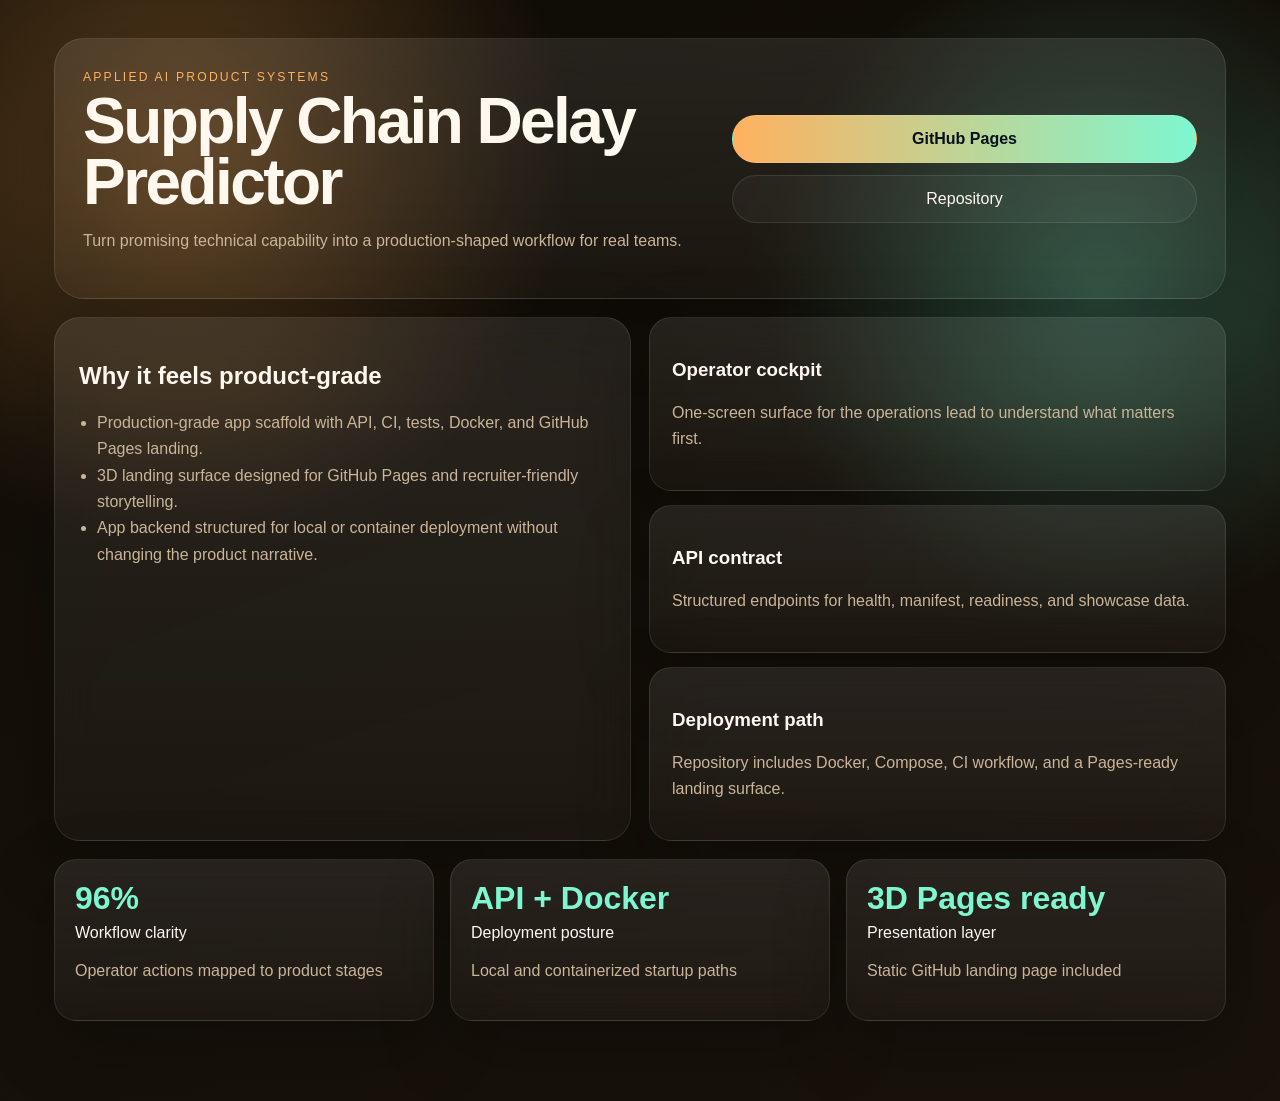
<file: docs/index.html>
<!DOCTYPE html>
<html lang="en">
<head>
  <meta charset="UTF-8" />
  <meta name="viewport" content="width=device-width, initial-scale=1.0" />
  <title>Supply Chain Delay Predictor Landing</title>
  <link rel="stylesheet" href="landing.css" />
</head>
<body>
  <div class="scene" id="scene">
    <div class="backdrop"></div>
    <main class="deck">
      <section class="hero-card glass">
        <div>
          <span class="eyebrow">Applied AI product systems</span>
          <h1>Supply Chain Delay Predictor</h1>
          <p>Turn promising technical capability into a production-shaped workflow for real teams.</p>
        </div>
        <nav class="cta-stack">
          <a class="cta primary" href="https://r-behera.github.io/supply-chain-delay-predictor/">GitHub Pages</a>
          <a class="cta" href="https://github.com/R-behera/supply-chain-delay-predictor">Repository</a>
        </nav>
      </section>
      <section class="orbit-grid">
        <div class="glass panel large">
          <h2>Why it feels product-grade</h2>
          <ul><li>Production-grade app scaffold with API, CI, tests, Docker, and GitHub Pages landing.</li><li>3D landing surface designed for GitHub Pages and recruiter-friendly storytelling.</li><li>App backend structured for local or container deployment without changing the product narrative.</li></ul>
        </div>
        <div id="cards" class="card-stack"></div>
      </section>
      <section class="metrics-row" id="metrics"></section>
    </main>
  </div>
  <script>window.PROJECT_MANIFEST = {"slug": "supply-chain-delay-predictor", "title": "Supply Chain Delay Predictor", "summary": "![Demo Screenshot](demo/screenshot.png)", "domain": "Applied AI product systems", "audience": "operations lead", "promise": "Turn promising technical capability into a production-shaped workflow for real teams.", "hero": ["Production-grade app scaffold with API, CI, tests, Docker, and GitHub Pages landing.", "3D landing surface designed for GitHub Pages and recruiter-friendly storytelling.", "App backend structured for local or container deployment without changing the product narrative."], "kpis": [{"label": "Workflow clarity", "value": "96%", "note": "Operator actions mapped to product stages"}, {"label": "Deployment posture", "value": "API + Docker", "note": "Local and containerized startup paths"}, {"label": "Presentation layer", "value": "3D Pages ready", "note": "Static GitHub landing page included"}], "stages": ["ingest", "validate", "analyze", "decide", "monitor"], "cards": [{"title": "Operator cockpit", "body": "One-screen surface for the operations lead to understand what matters first."}, {"title": "API contract", "body": "Structured endpoints for health, manifest, readiness, and showcase data."}, {"title": "Deployment path", "body": "Repository includes Docker, Compose, CI workflow, and a Pages-ready landing surface."}], "scene": "neural-ribbon", "theme": {"bg": "#0f0c07", "surface": "#1f1811", "ink": "#fff8ef", "muted": "#cab59a", "accent": "#ffb15e", "accent2": "#7ef7d0"}, "pages_url": "https://r-behera.github.io/supply-chain-delay-predictor/", "api_examples": {"health": {"status": "ok", "project": "supply-chain-delay-predictor"}, "readiness": {"api": "ready", "landing_page": "docs/index.html", "container": "Dockerfile present"}, "signals": [{"name": "Decision coverage", "status": "strong", "detail": "App and landing narrative aligned"}, {"name": "Operator context", "status": "strong", "detail": "Primary user anchored as operations lead"}, {"name": "Delivery path", "status": "ready", "detail": "Pages + containerized app scaffold generated"}]}};</script>
  <script src="landing.js"></script>
</body>
</html>
</file>
<file: docs/landing.css>
:root{--bg:#0f0c07;--surface:#1f1811;--ink:#fff8ef;--muted:#cab59a;--accent:#ffb15e;--accent2:#7ef7d0;--rx:0deg;--ry:0deg;}*{box-sizing:border-box}html,body{margin:0;min-height:100%;font-family:Inter,Segoe UI,sans-serif;background:var(--bg);color:var(--ink)}.scene{min-height:100vh;overflow:hidden;position:relative;transform-style:preserve-3d;perspective:1600px}.backdrop{position:absolute;inset:-10%;background:radial-gradient(circle at 20% 20%,color-mix(in srgb,var(--accent) 30%, transparent),transparent 24%),radial-gradient(circle at 80% 30%,color-mix(in srgb,var(--accent2) 28%, transparent),transparent 22%),linear-gradient(160deg,var(--bg),color-mix(in srgb,var(--surface) 78%, black));filter:saturate(1.15)}.deck{position:relative;z-index:2;max-width:1220px;margin:0 auto;padding:38px 24px 80px;transform:rotateX(var(--rx)) rotateY(var(--ry));transition:transform .12s ease-out}.glass{background:linear-gradient(180deg,rgba(255,255,255,.09),rgba(255,255,255,.03));border:1px solid rgba(255,255,255,.1);backdrop-filter:blur(22px);box-shadow:0 24px 70px rgba(0,0,0,.28)}.hero-card{display:grid;grid-template-columns:1.15fr .85fr;gap:20px;padding:28px;border-radius:30px;margin-bottom:18px}.eyebrow{letter-spacing:.18em;text-transform:uppercase;font-size:.76rem;color:var(--accent)}h1{font-size:clamp(2.4rem,5vw,4.8rem);line-height:.94;margin:.4rem 0 1rem;letter-spacing:-.04em}p,li{color:var(--muted);line-height:1.65}.cta-stack{display:flex;flex-direction:column;justify-content:center;gap:12px}.cta{display:inline-flex;justify-content:center;padding:14px 18px;border-radius:999px;text-decoration:none;color:var(--ink);border:1px solid rgba(255,255,255,.1);background:rgba(255,255,255,.04)}.primary{background:linear-gradient(90deg,var(--accent),var(--accent2));color:#07111b;font-weight:700}.orbit-grid{display:grid;grid-template-columns:1fr 1fr;gap:18px;margin-bottom:18px}.panel.large{padding:24px;border-radius:26px}.card-stack{display:grid;gap:14px}.flip{padding:22px;border-radius:22px;transform:translateZ(var(--z))}.metrics-row{display:grid;grid-template-columns:repeat(3,minmax(0,1fr));gap:16px}.metric{padding:20px;border-radius:22px}.metric strong{display:block;font-size:2rem;color:var(--accent2);margin-bottom:.4rem}ul{padding-left:18px;margin:14px 0 0}@media(max-width:980px){.hero-card,.orbit-grid,.metrics-row{grid-template-columns:1fr}.deck{padding:22px 16px 60px}}
</file>
